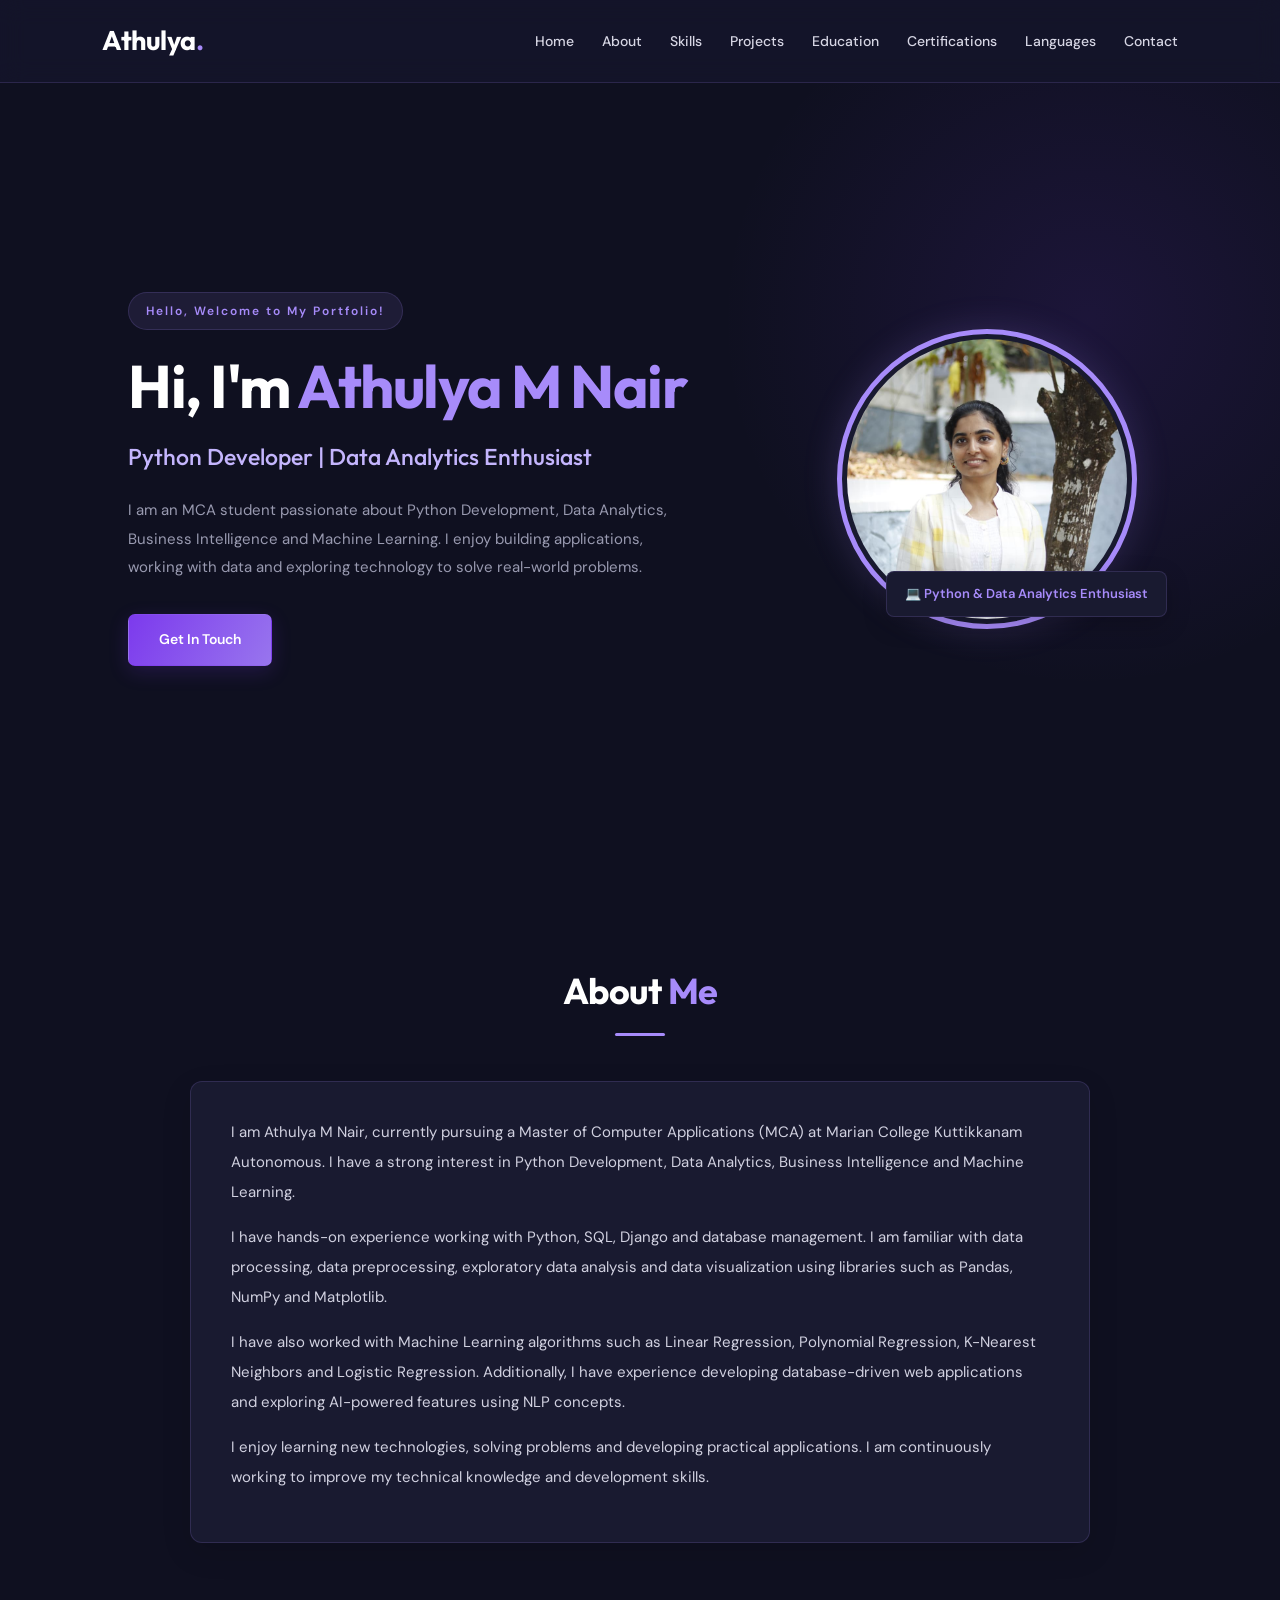
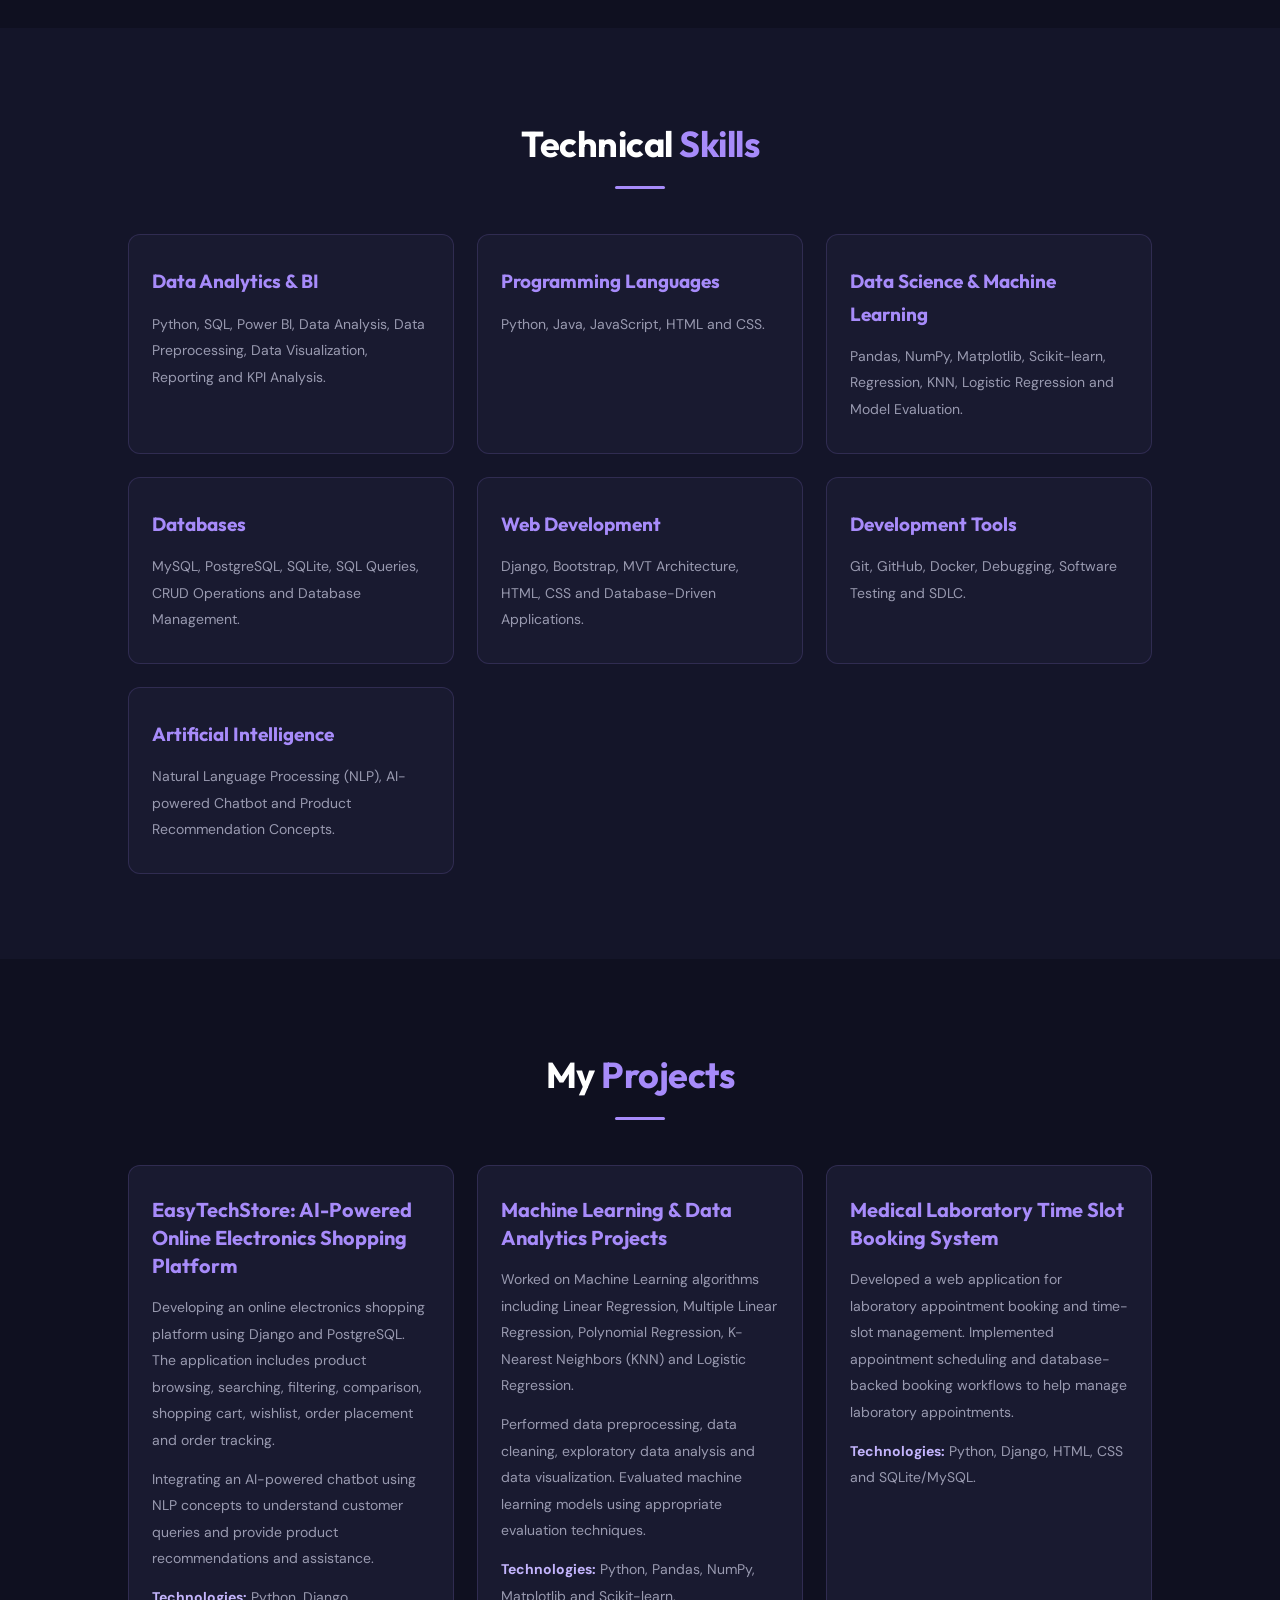
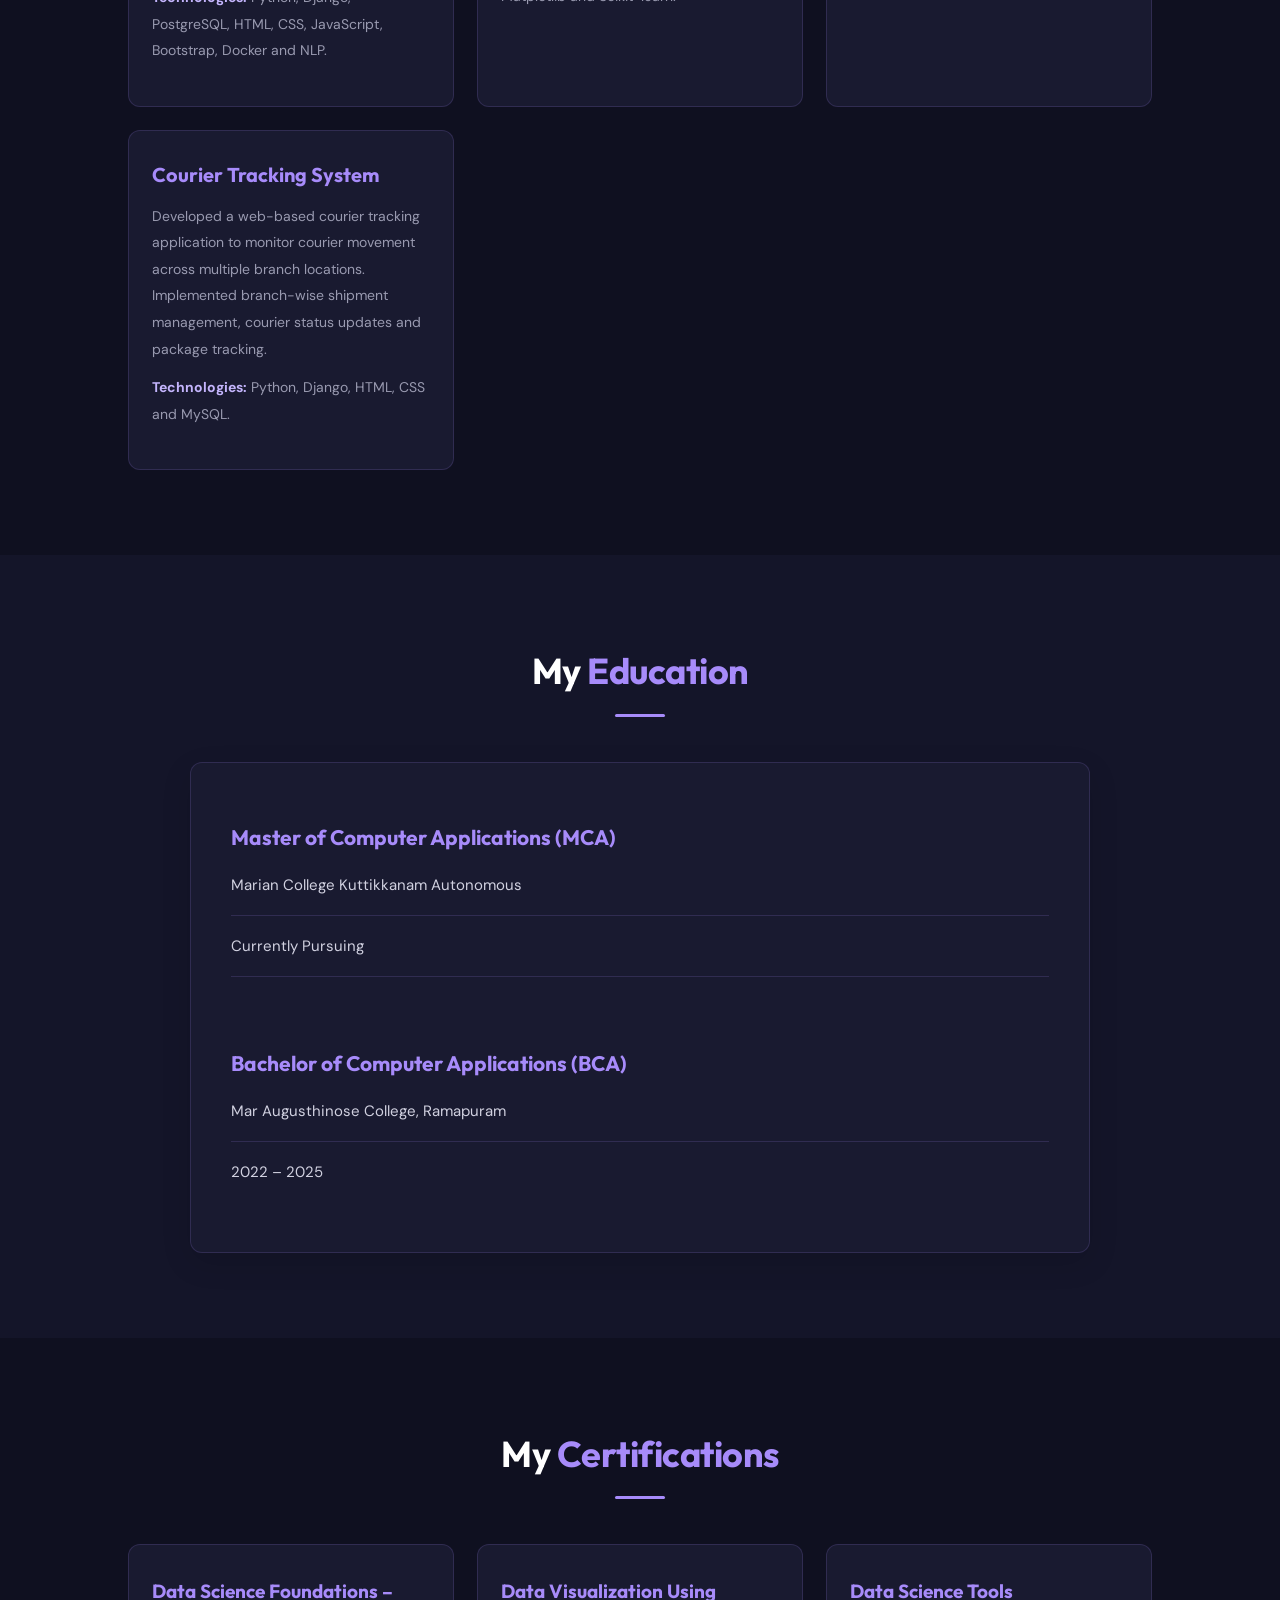
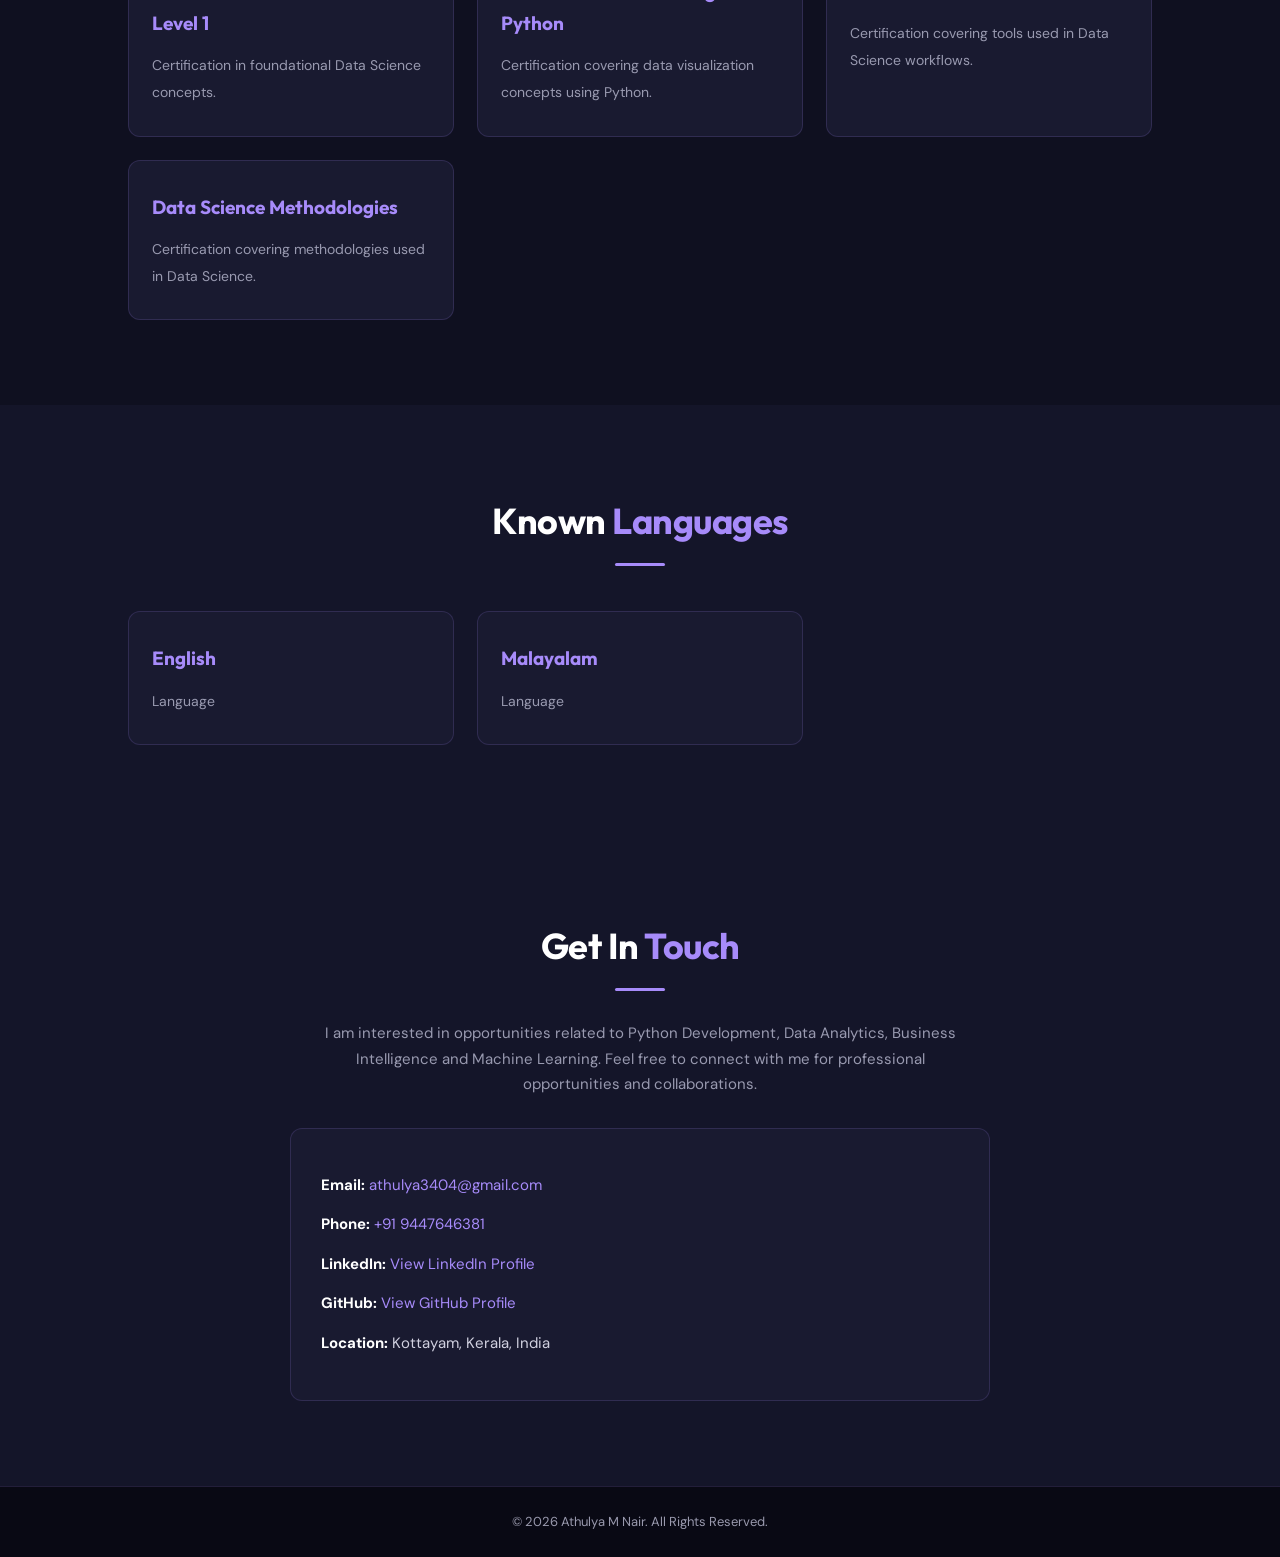
<file: index.html>
<!DOCTYPE html>
<html lang="en">

<head>
    <meta charset="UTF-8">
    <meta name="viewport" content="width=device-width, initial-scale=1.0">

    <title>Athulya M Nair | Personal Portfolio</title>

    <link rel="stylesheet" href="style.css">
</head>

<body>

    <!-- Navigation Bar -->
    <header>
        <nav class="navbar">

            <h2 class="logo">Athulya<span>.</span></h2>

            <ul class="nav-links">
                <li><a href="#home">Home</a></li>
                <li><a href="#about">About</a></li>
                <li><a href="#skills">Skills</a></li>
                <li><a href="#projects">Projects</a></li>
                <li><a href="#education">Education</a></li>
                <li><a href="#certifications">Certifications</a></li>
                <li><a href="#languages">Languages</a></li>
                <li><a href="#contact">Contact</a></li>
            </ul>

        </nav>
    </header>


    <!-- Home Section -->
    <section id="home" class="home">

        <div class="home-content">

            <p class="welcome">Hello, Welcome to My Portfolio!</p>

            <h1>Hi, I'm <span>Athulya M Nair</span></h1>

            <h2>Python Developer | Data Analytics Enthusiast</h2>

            <p class="intro">
                I am an MCA student passionate about Python Development,
                Data Analytics, Business Intelligence and Machine Learning.
                I enjoy building applications, working with data and
                exploring technology to solve real-world problems.
            </p>

            <a href="#contact" class="btn">Get In Touch</a>

        </div>


        <!-- Profile Image -->
        <div class="home-image">

            <div class="image-circle">

                <img src="images/profile.jpg"
                     alt="Athulya M Nair profile picture">

            </div>

            <div class="floating-text">
                💻 Python & Data Analytics Enthusiast
            </div>

        </div>

    </section>


    <!-- About Section -->
    <section id="about" class="section">

        <h2 class="section-title">About <span>Me</span></h2>

        <div class="about-content">

            <p>
                I am Athulya M Nair, currently pursuing a Master of
                Computer Applications (MCA) at Marian College
                Kuttikkanam Autonomous. I have a strong interest in
                Python Development, Data Analytics, Business
                Intelligence and Machine Learning.
            </p>

            <p>
                I have hands-on experience working with Python, SQL,
                Django and database management. I am familiar with
                data processing, data preprocessing, exploratory
                data analysis and data visualization using libraries
                such as Pandas, NumPy and Matplotlib.
            </p>

            <p>
                I have also worked with Machine Learning algorithms
                such as Linear Regression, Polynomial Regression,
                K-Nearest Neighbors and Logistic Regression.
                Additionally, I have experience developing
                database-driven web applications and exploring
                AI-powered features using NLP concepts.
            </p>

            <p>
                I enjoy learning new technologies, solving problems
                and developing practical applications. I am
                continuously working to improve my technical
                knowledge and development skills.
            </p>

        </div>

    </section>


    <!-- Skills Section -->
    <section id="skills" class="section skills-section">

        <h2 class="section-title">Technical <span>Skills</span></h2>

        <div class="skills-container">

            <div class="skill-card">
                <h3>Data Analytics & BI</h3>
                <p>
                    Python, SQL, Power BI, Data Analysis,
                    Data Preprocessing, Data Visualization,
                    Reporting and KPI Analysis.
                </p>
            </div>

            <div class="skill-card">
                <h3>Programming Languages</h3>
                <p>
                    Python, Java, JavaScript, HTML and CSS.
                </p>
            </div>

            <div class="skill-card">
                <h3>Data Science & Machine Learning</h3>
                <p>
                    Pandas, NumPy, Matplotlib, Scikit-learn,
                    Regression, KNN, Logistic Regression
                    and Model Evaluation.
                </p>
            </div>

            <div class="skill-card">
                <h3>Databases</h3>
                <p>
                    MySQL, PostgreSQL, SQLite,
                    SQL Queries, CRUD Operations
                    and Database Management.
                </p>
            </div>

            <div class="skill-card">
                <h3>Web Development</h3>
                <p>
                    Django, Bootstrap, MVT Architecture,
                    HTML, CSS and Database-Driven Applications.
                </p>
            </div>

            <div class="skill-card">
                <h3>Development Tools</h3>
                <p>
                    Git, GitHub, Docker, Debugging,
                    Software Testing and SDLC.
                </p>
            </div>

            <div class="skill-card">
                <h3>Artificial Intelligence</h3>
                <p>
                    Natural Language Processing (NLP),
                    AI-powered Chatbot and
                    Product Recommendation Concepts.
                </p>
            </div>

        </div>

    </section>


    <!-- Projects Section -->
    <section id="projects" class="section">

        <h2 class="section-title">My <span>Projects</span></h2>

        <div class="projects-container">


            <!-- Project 1 -->
            <div class="project-card">

                <h3>EasyTechStore: AI-Powered Online Electronics Shopping Platform</h3>

                <p>
                    Developing an online electronics shopping platform
                    using Django and PostgreSQL. The application
                    includes product browsing, searching, filtering,
                    comparison, shopping cart, wishlist, order
                    placement and order tracking.
                </p>

                <p>
                    Integrating an AI-powered chatbot using NLP concepts
                    to understand customer queries and provide
                    product recommendations and assistance.
                </p>

                <p>
                    <strong>Technologies:</strong>
                    Python, Django, PostgreSQL, HTML, CSS,
                    JavaScript, Bootstrap, Docker and NLP.
                </p>

            </div>


            <!-- Project 2 -->
            <div class="project-card">

                <h3>Machine Learning & Data Analytics Projects</h3>

                <p>
                    Worked on Machine Learning algorithms including
                    Linear Regression, Multiple Linear Regression,
                    Polynomial Regression, K-Nearest Neighbors (KNN)
                    and Logistic Regression.
                </p>

                <p>
                    Performed data preprocessing, data cleaning,
                    exploratory data analysis and data visualization.
                    Evaluated machine learning models using
                    appropriate evaluation techniques.
                </p>

                <p>
                    <strong>Technologies:</strong>
                    Python, Pandas, NumPy, Matplotlib and Scikit-learn.
                </p>

            </div>


            <!-- Project 3 -->
            <div class="project-card">

                <h3>Medical Laboratory Time Slot Booking System</h3>

                <p>
                    Developed a web application for laboratory
                    appointment booking and time-slot management.
                    Implemented appointment scheduling and
                    database-backed booking workflows to help
                    manage laboratory appointments.
                </p>

                <p>
                    <strong>Technologies:</strong>
                    Python, Django, HTML, CSS and SQLite/MySQL.
                </p>

            </div>


            <!-- Project 4 -->
            <div class="project-card">

                <h3>Courier Tracking System</h3>

                <p>
                    Developed a web-based courier tracking
                    application to monitor courier movement
                    across multiple branch locations.
                    Implemented branch-wise shipment management,
                    courier status updates and package tracking.
                </p>

                <p>
                    <strong>Technologies:</strong>
                    Python, Django, HTML, CSS and MySQL.
                </p>

            </div>

        </div>

    </section>


    <!-- Education Section -->
    <section id="education" class="section skills-section">

        <h2 class="section-title">My <span>Education</span></h2>

        <div class="about-content">

            <h3>Master of Computer Applications (MCA)</h3>

            <p>Marian College Kuttikkanam Autonomous</p>

            <p>Currently Pursuing</p>

            <br>

            <h3>Bachelor of Computer Applications (BCA)</h3>

            <p>Mar Augusthinose College, Ramapuram</p>

            <p>2022 – 2025</p>

        </div>

    </section>


    <!-- Certifications Section -->
    <section id="certifications" class="section">

        <h2 class="section-title">My <span>Certifications</span></h2>

        <div class="skills-container">

            <div class="skill-card">
                <h3>Data Science Foundations – Level 1</h3>
                <p>
                    Certification in foundational Data Science concepts.
                </p>
            </div>

            <div class="skill-card">
                <h3>Data Visualization Using Python</h3>
                <p>
                    Certification covering data visualization
                    concepts using Python.
                </p>
            </div>

            <div class="skill-card">
                <h3>Data Science Tools</h3>
                <p>
                    Certification covering tools used in
                    Data Science workflows.
                </p>
            </div>

            <div class="skill-card">
                <h3>Data Science Methodologies</h3>
                <p>
                    Certification covering methodologies
                    used in Data Science.
                </p>
            </div>

        </div>

    </section>


    <!-- Languages Section -->
    <section id="languages" class="section skills-section">

        <h2 class="section-title">Known <span>Languages</span></h2>

        <div class="skills-container">

            <div class="skill-card">
                <h3>English</h3>
                <p>Language</p>
            </div>

            <div class="skill-card">
                <h3>Malayalam</h3>
                <p>Language</p>
            </div>

        </div>

    </section>


    <!-- Contact Section -->
    <section id="contact" class="section contact-section">

        <h2 class="section-title">Get In <span>Touch</span></h2>

        <p class="contact-description">
            I am interested in opportunities related to Python
            Development, Data Analytics, Business Intelligence
            and Machine Learning. Feel free to connect with me
            for professional opportunities and collaborations.
        </p>

        <div class="contact-details">

            <p>
                <strong>Email:</strong>
                <a href="mailto:athulya3404@gmail.com">
                    athulya3404@gmail.com
                </a>
            </p>

            <p>
                <strong>Phone:</strong>
                <a href="tel:9447646381">
                    +91 9447646381
                </a>
            </p>

            <p>
                <strong>LinkedIn:</strong>
                <a href="https://www.linkedin.com/in/athulyamnair"
                   target="_blank" rel="noopener noreferrer">
                    View LinkedIn Profile
                </a>
            </p>

            <p>
                <strong>GitHub:</strong>
                <a href="https://github.com/athulya3404"
                   target="_blank" rel="noopener noreferrer">
                    View GitHub Profile
                </a>
            </p>

            <p>
                <strong>Location:</strong>
                Kottayam, Kerala, India
            </p>

        </div>

    </section>


    <!-- Footer -->
    <footer>

        <p>
            © 2026 Athulya M Nair. All Rights Reserved.
        </p>

    </footer>

</body>
</html>
</file>
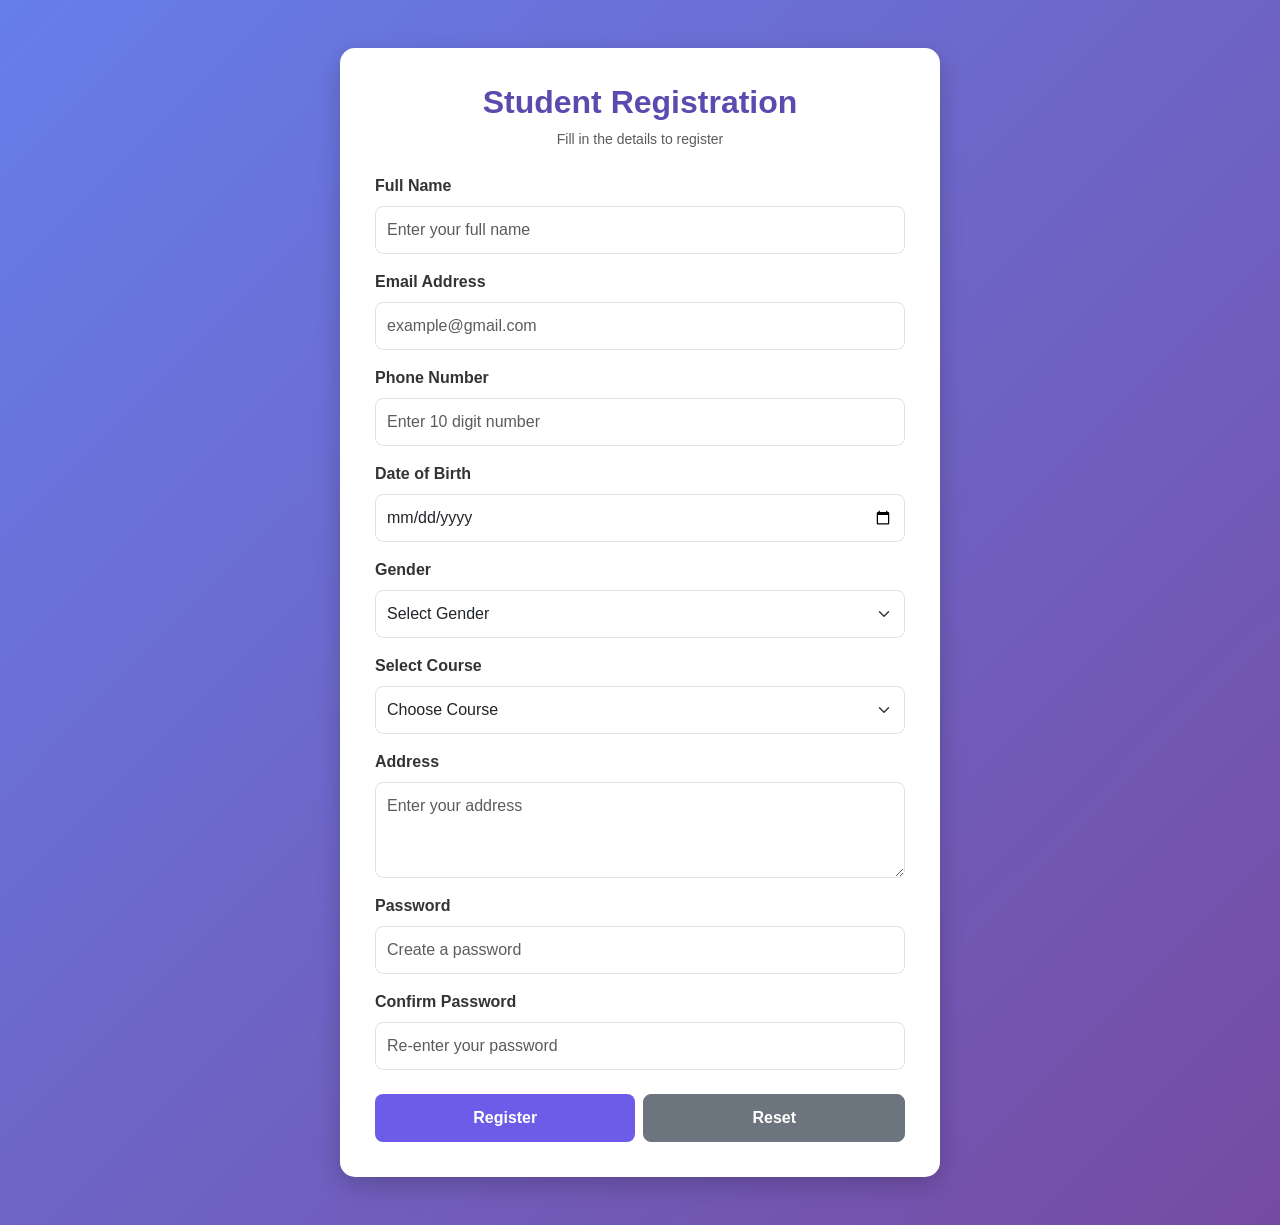
<file: Exercise-2-Student-Registration-Form/index.html>
<!DOCTYPE html>
<html lang="en">
<head>
    <meta charset="UTF-8">
    <meta name="viewport" content="width=device-width, initial-scale=1.0">

    <title>Student Registration</title>

    <!-- Bootstrap CSS -->
    <link href="https://cdn.jsdelivr.net/npm/bootstrap@5.3.3/dist/css/bootstrap.min.css"
          rel="stylesheet">

    <!-- Custom CSS -->
    <link rel="stylesheet" href="style.css">
</head>

<body>

    <div class="container my-5">
        <div class="registration-card mx-auto">

            <div class="text-center mb-4">
                <h2>Student Registration</h2>
                <p class="text-muted">
                    Fill in the details to register
                </p>
            </div>

            <div id="successMessage" class="alert alert-success d-none">
                Registration completed successfully!
            </div>

            <form id="registrationForm" novalidate>

                <!-- Full Name -->
                <div class="mb-3">
                    <label for="fullName" class="form-label">Full Name</label>
                    <input type="text" class="form-control" id="fullName"
                           placeholder="Enter your full name">
                    <div class="invalid-feedback"></div>
                </div>

                <!-- Email -->
                <div class="mb-3">
                    <label for="email" class="form-label">Email Address</label>
                    <input type="email" class="form-control" id="email"
                           placeholder="example@gmail.com">
                    <div class="invalid-feedback"></div>
                </div>

                <!-- Phone -->
                <div class="mb-3">
                    <label for="phone" class="form-label">Phone Number</label>
                    <input type="tel" class="form-control" id="phone"
                           placeholder="Enter 10 digit number">
                    <div class="invalid-feedback"></div>
                </div>

                <!-- Date of Birth -->
                <div class="mb-3">
                    <label for="dob" class="form-label">Date of Birth</label>
                    <input type="date" class="form-control" id="dob">
                    <div class="invalid-feedback"></div>
                </div>

                <!-- Gender -->
                <div class="mb-3">
                    <label for="gender" class="form-label">Gender</label>
                    <select class="form-select" id="gender">
                        <option value="">Select Gender</option>
                        <option value="Male">Male</option>
                        <option value="Female">Female</option>
                        <option value="Other">Other</option>
                    </select>
                    <div class="invalid-feedback"></div>
                </div>

                <!-- Course -->
                <div class="mb-3">
                    <label for="course" class="form-label">Select Course</label>
                    <select class="form-select" id="course">
                        <option value="">Choose Course</option>
                        <option value="BCA">BCA</option>
                        <option value="MCA">MCA</option>
                        <option value="BSc Computer Science">BSc Computer Science</option>
                        <option value="MSc Computer Science">MSc Computer Science</option>
                        <option value="BTech">BTech</option>
                    </select>
                    <div class="invalid-feedback"></div>
                </div>

                <!-- Address -->
                <div class="mb-3">
                    <label for="address" class="form-label">Address</label>
                    <textarea class="form-control" id="address" rows="3"
                              placeholder="Enter your address"></textarea>
                    <div class="invalid-feedback"></div>
                </div>

                <!-- Password -->
                <div class="mb-3">
                    <label for="password" class="form-label">Password</label>
                    <input type="password" class="form-control" id="password"
                           placeholder="Create a password">
                    <div class="invalid-feedback"></div>
                </div>

                <!-- Confirm Password -->
                <div class="mb-3">
                    <label for="confirmPassword" class="form-label">
                        Confirm Password
                    </label>
                    <input type="password" class="form-control"
                           id="confirmPassword"
                           placeholder="Re-enter your password">
                    <div class="invalid-feedback"></div>
                </div>

                <!-- Buttons -->
                <div class="d-flex gap-2 mt-4">
                    <button type="submit" class="btn btn-primary w-100">
                        Register
                    </button>

                    <button type="reset" class="btn btn-secondary w-100">
                        Reset
                    </button>
                </div>

            </form>
        </div>
    </div>

    <!-- JavaScript -->
    <script src="script.js"></script>

</body>
</html>
</file>
<file: style.css>
/* =====================================
   1. GENERAL STYLING
===================================== */

@import url('https://fonts.googleapis.com/css2?family=DM+Sans:wght@400;500;600;700&family=Outfit:wght@400;500;600;700;800&display=swap');

:root {
    --purple: #a78bfa;
    --dark-purple: #7c3aed;
    --background: #0f1020;
    --card-background: #191a30;
    --section-background: #141529;
    --white: #ffffff;
    --text: #d1d1e0;
    --muted: #999ab0;
    --border: rgba(167, 139, 250, 0.16);
}

* {
    margin: 0;
    padding: 0;
    box-sizing: border-box;
    scroll-behavior: smooth;
}

html {
    scroll-padding-top: 90px;
}

body {
    font-family: 'DM Sans', sans-serif;
    background-color: var(--background);
    color: var(--white);
    line-height: 1.7;
    overflow-x: hidden;
}

a {
    text-decoration: none;
    color: inherit;
}

ul {
    list-style: none;
}

img {
    max-width: 100%;
    display: block;
}

/* =====================================
   2. NAVIGATION BAR
===================================== */

header {
    background: rgba(21, 21, 42, 0.94);
    backdrop-filter: blur(12px);
    padding: 18px 8%;
    position: sticky;
    top: 0;
    z-index: 1000;
    border-bottom: 1px solid var(--border);
}

.navbar {
    display: flex;
    justify-content: space-between;
    align-items: center;
}

.logo {
    font-family: 'Outfit', sans-serif;
    font-size: 27px;
    font-weight: 700;
    color: var(--white);
    letter-spacing: -0.5px;
}

.logo span {
    color: var(--purple);
}

.nav-links {
    display: flex;
    align-items: center;
    gap: 28px;
}

.nav-links a {
    color: #d6d6e4;
    font-size: 14px;
    font-weight: 500;
    position: relative;
    transition: 0.3s ease;
}

.nav-links a::after {
    content: "";
    position: absolute;
    left: 0;
    bottom: -7px;
    width: 0;
    height: 2px;
    background-color: var(--purple);
    transition: width 0.3s ease;
}

.nav-links a:hover {
    color: var(--purple);
}

.nav-links a:hover::after {
    width: 100%;
}

/* =====================================
   3. HOME / HERO SECTION
===================================== */

.home {
    min-height: 88vh;
    display: flex;
    align-items: center;
    justify-content: space-between;
    padding: 75px 10%;
    gap: 55px;

    background:
        radial-gradient(circle at 85% 30%, rgba(124, 58, 237, 0.12), transparent 30%),
        var(--background);
}

.home-content {
    flex: 1;
    max-width: 650px;
}

.welcome {
    display: inline-block;
    color: var(--purple);
    background: rgba(167, 139, 250, 0.10);
    border: 1px solid var(--border);
    letter-spacing: 2px;
    font-size: 12px;
    font-weight: 600;
    padding: 8px 17px;
    border-radius: 30px;
    margin-bottom: 22px;
}

.home-content h1 {
    font-family: 'Outfit', sans-serif;
    font-size: clamp(40px, 5vw, 60px);
    line-height: 1.15;
    font-weight: 700;
    letter-spacing: -1.5px;
    margin-bottom: 16px;
    color: var(--white);
}

.home-content h1 span {
    color: var(--purple);
}

.home-content h2 {
    font-family: 'Outfit', sans-serif;
    font-size: 23px;
    font-weight: 500;
    color: #c4b5fd;
    margin-bottom: 20px;
}

.intro {
    color: var(--muted);
    font-size: 15px;
    line-height: 1.9;
    max-width: 570px;
    margin-bottom: 32px;
}

.btn {
    display: inline-block;
    padding: 13px 30px;
    background: linear-gradient(120deg, var(--dark-purple), #9875ee);
    color: var(--white);
    border: 1px solid transparent;
    border-radius: 7px;
    font-size: 14px;
    font-weight: 600;
    transition: all 0.3s ease;
    box-shadow: 0 6px 20px rgba(124, 58, 237, 0.18);
}

.btn:hover {
    background: transparent;
    border-color: var(--purple);
    color: var(--purple);
    transform: translateY(-3px);
}

/* =====================================
   4. PROFILE IMAGE
===================================== */

.home-image {
    flex: 0 0 330px;
    position: relative;
    display: flex;
    justify-content: center;
    align-items: center;
}

.image-circle {
    width: 300px;
    height: 300px;
    border-radius: 50%;
    border: 5px solid var(--purple);
    padding: 5px;
    overflow: hidden;
    background: var(--card-background);
    box-shadow: 0 0 35px rgba(167, 139, 250, 0.18);
    transition: 0.4s ease;
}

.image-circle:hover {
    transform: scale(1.03);
    box-shadow: 0 0 45px rgba(167, 139, 250, 0.3);
}

.image-circle img {
    width: 100%;
    height: 100%;
    object-fit: cover;
    border-radius: 50%;
}

.floating-text {
    position: absolute;
    bottom: 12px;
    right: -15px;
    background: var(--card-background);
    color: var(--purple);
    padding: 11px 18px;
    border: 1px solid var(--border);
    border-radius: 8px;
    font-size: 13px;
    font-weight: 600;
    box-shadow: 0 8px 25px rgba(0, 0, 0, 0.2);
}

/* =====================================
   5. COMMON SECTION STYLING
===================================== */

.section {
    padding: 85px 10%;
    text-align: center;
}

.section-title {
    font-family: 'Outfit', sans-serif;
    font-size: 36px;
    font-weight: 700;
    color: var(--white);
    margin-bottom: 45px;
    letter-spacing: -0.5px;
}

.section-title span {
    color: var(--purple);
}

.section-title::after {
    content: "";
    display: block;
    width: 50px;
    height: 3px;
    background: var(--purple);
    margin: 12px auto 0;
    border-radius: 10px;
}

/* =====================================
   6. ABOUT SECTION
===================================== */

.about-content {
    max-width: 900px;
    margin: auto;
    padding: 35px 40px;
    background: var(--card-background);
    border: 1px solid var(--border);
    border-radius: 12px;
    color: var(--text);
    line-height: 2;
    text-align: left;
    box-shadow: 0 10px 30px rgba(0, 0, 0, 0.12);
}

.about-content p {
    font-size: 15px;
    margin-bottom: 15px;
}

.about-content h3 {
    font-family: 'Outfit', sans-serif;
    color: var(--purple);
    font-size: 21px;
    margin: 22px 0 12px;
}

/* =====================================
   7. SKILLS SECTION
===================================== */

.skills-section {
    background: var(--section-background);
}

.skills-container {
    display: grid;
    grid-template-columns: repeat(3, 1fr);
    gap: 23px;
}

.skill-card {
    background: var(--card-background);
    padding: 30px 23px;
    border-radius: 12px;
    border: 1px solid var(--border);
    text-align: left;
    transition: all 0.3s ease;
}

.skill-card h3 {
    font-family: 'Outfit', sans-serif;
    color: var(--purple);
    font-size: 19px;
    margin-bottom: 13px;
}

.skill-card p {
    color: var(--muted);
    font-size: 14px;
    line-height: 1.9;
}

.skill-card:hover {
    border-color: var(--purple);
    transform: translateY(-6px);
    box-shadow: 0 10px 25px rgba(124, 58, 237, 0.12);
}

/* =====================================
   8. PROJECTS SECTION
===================================== */

.projects-container {
    display: grid;
    grid-template-columns: repeat(3, 1fr);
    gap: 23px;
}

.project-card {
    background: var(--card-background);
    padding: 30px 23px;
    border: 1px solid var(--border);
    border-radius: 12px;
    text-align: left;
    transition: all 0.3s ease;
}

.project-card h3 {
    font-family: 'Outfit', sans-serif;
    color: var(--purple);
    font-size: 20px;
    line-height: 1.4;
    margin-bottom: 14px;
}

.project-card p {
    color: var(--muted);
    font-size: 14px;
    line-height: 1.9;
    margin-bottom: 12px;
}

.project-card strong {
    color: #c4b5fd;
}

.project-card:hover {
    border-color: var(--purple);
    transform: translateY(-6px);
    box-shadow: 0 10px 25px rgba(124, 58, 237, 0.12);
}

/* =====================================
   9. EDUCATION SECTION
===================================== */

#education .about-content h3 {
    color: var(--purple);
    margin-top: 18px;
}

#education .about-content p {
    padding-bottom: 15px;
    border-bottom: 1px solid var(--border);
}

#education .about-content p:last-child {
    border-bottom: none;
}

/* =====================================
   10. CERTIFICATIONS SECTION
===================================== */

#certifications .about-content {
    display: grid;
    grid-template-columns: repeat(2, 1fr);
    gap: 15px;
}

#certifications .about-content p {
    background: rgba(167, 139, 250, 0.06);
    border: 1px solid var(--border);
    border-radius: 8px;
    padding: 16px;
    margin: 0;
    font-size: 14px;
    transition: 0.3s ease;
}

#certifications .about-content p:hover {
    background: rgba(167, 139, 250, 0.12);
    border-color: var(--purple);
}

/* =====================================
   11. CONTACT SECTION
===================================== */

.contact-section {
    background: var(--section-background);
}

.contact-description {
    color: var(--muted);
    font-size: 15px;
    max-width: 650px;
    margin: -15px auto 30px;
}

.contact-details {
    max-width: 700px;
    margin: auto;
    padding: 30px;
    background: var(--card-background);
    border: 1px solid var(--border);
    border-radius: 12px;
    text-align: left;
}

.contact-details p {
    color: var(--text);
    font-size: 15px;
    margin: 14px 0;
    overflow-wrap: anywhere;
}

.contact-details strong {
    color: var(--white);
}

.contact-details a {
    color: var(--purple);
    transition: 0.3s ease;
}

.contact-details a:hover {
    color: #c4b5fd;
    text-decoration: underline;
}

/* =====================================
   12. FOOTER
===================================== */

footer {
    text-align: center;
    padding: 24px;
    background: #090914;
    color: #9999ad;
    font-size: 13px;
    border-top: 1px solid var(--border);
}

/* =====================================
   13. TABLET RESPONSIVENESS
===================================== */

@media (max-width: 950px) {

    header {
        padding: 17px 5%;
    }

    .nav-links {
        gap: 16px;
    }

    .nav-links a {
        font-size: 13px;
    }

    .home {
        padding: 65px 6%;
        gap: 30px;
    }

    .home-image {
        flex-basis: 280px;
    }

    .image-circle {
        width: 260px;
        height: 260px;
    }

    .section {
        padding: 70px 6%;
    }

    .skills-container {
        grid-template-columns: repeat(2, 1fr);
    }

    .projects-container {
        grid-template-columns: repeat(2, 1fr);
    }
}

/* =====================================
   14. MOBILE RESPONSIVENESS
===================================== */

@media (max-width: 650px) {

    header {
        padding: 15px 5%;
    }

    .navbar {
        flex-direction: column;
        gap: 14px;
    }

    .logo {
        font-size: 24px;
    }

    .nav-links {
        flex-wrap: wrap;
        justify-content: center;
        gap: 10px 16px;
    }

    .nav-links a {
        font-size: 12px;
    }

    .home {
        min-height: auto;
        flex-direction: column-reverse;
        text-align: center;
        padding: 55px 6%;
        gap: 35px;
    }

    .home-content {
        max-width: 100%;
    }

    .home-content h1 {
        font-size: 38px;
    }

    .home-content h2 {
        font-size: 19px;
    }

    .intro {
        font-size: 14px;
    }

    .home-image {
        flex-basis: auto;
        width: 100%;
    }

    .image-circle {
        width: 220px;
        height: 220px;
    }

    .floating-text {
        right: 0;
        bottom: 5px;
        font-size: 11px;
    }

    .section {
        padding: 60px 6%;
    }

    .section-title {
        font-size: 29px;
        margin-bottom: 35px;
    }

    .skills-container,
    .projects-container {
        grid-template-columns: 1fr;
    }

    .about-content {
        padding: 23px;
    }

    #certifications .about-content {
        grid-template-columns: 1fr;
    }

    .contact-details {
        padding: 23px;
    }
}

/* =====================================
   15. SMALL MOBILE DEVICES
===================================== */

@media (max-width: 400px) {

    .home-content h1 {
        font-size: 32px;
    }

    .home-content h2 {
        font-size: 17px;
    }

    .image-circle {
        width: 190px;
        height: 190px;
    }

    .section-title {
        font-size: 26px;
    }

    .nav-links {
        gap: 9px 12px;
    }

    .nav-links a {
        font-size: 11px;
    }

    .skill-card,
    .project-card {
        padding: 23px 19px;
    }
}
</file>
<file: Exercise-2-Student-Registration-Form/style.css>
/* General Styling */

* {
    margin: 0;
    padding: 0;
    box-sizing: border-box;
}

body {
    font-family: Arial, sans-serif;
    background: linear-gradient(135deg, #667eea, #764ba2);
    min-height: 100vh;
}

/* Registration Card */

.registration-card {
    background-color: white;
    max-width: 600px;
    padding: 35px;
    border-radius: 15px;
    box-shadow: 0 8px 25px rgba(0, 0, 0, 0.2);
}

/* Heading */

h2 {
    color: #5b4baf;
    font-weight: bold;
}

.text-muted {
    font-size: 14px;
}

/* Form Labels */

.form-label {
    font-weight: 600;
    color: #333;
}

/* Input Fields */

.form-control,
.form-select {
    padding: 11px;
    border-radius: 8px;
}

.form-control:focus,
.form-select:focus {
    border-color: #764ba2;
    box-shadow: 0 0 5px rgba(118, 75, 162, 0.3);
}

/* Buttons */

.btn {
    padding: 11px;
    border-radius: 8px;
    font-weight: bold;
}

.btn-primary {
    background-color: #6c5ce7;
    border: none;
}

.btn-primary:hover {
    background-color: #5142c5;
}

/* Responsive Design */

@media (max-width: 576px) {

    .registration-card {
        padding: 20px;
    }

    h2 {
        font-size: 24px;
    }
}
</file>
